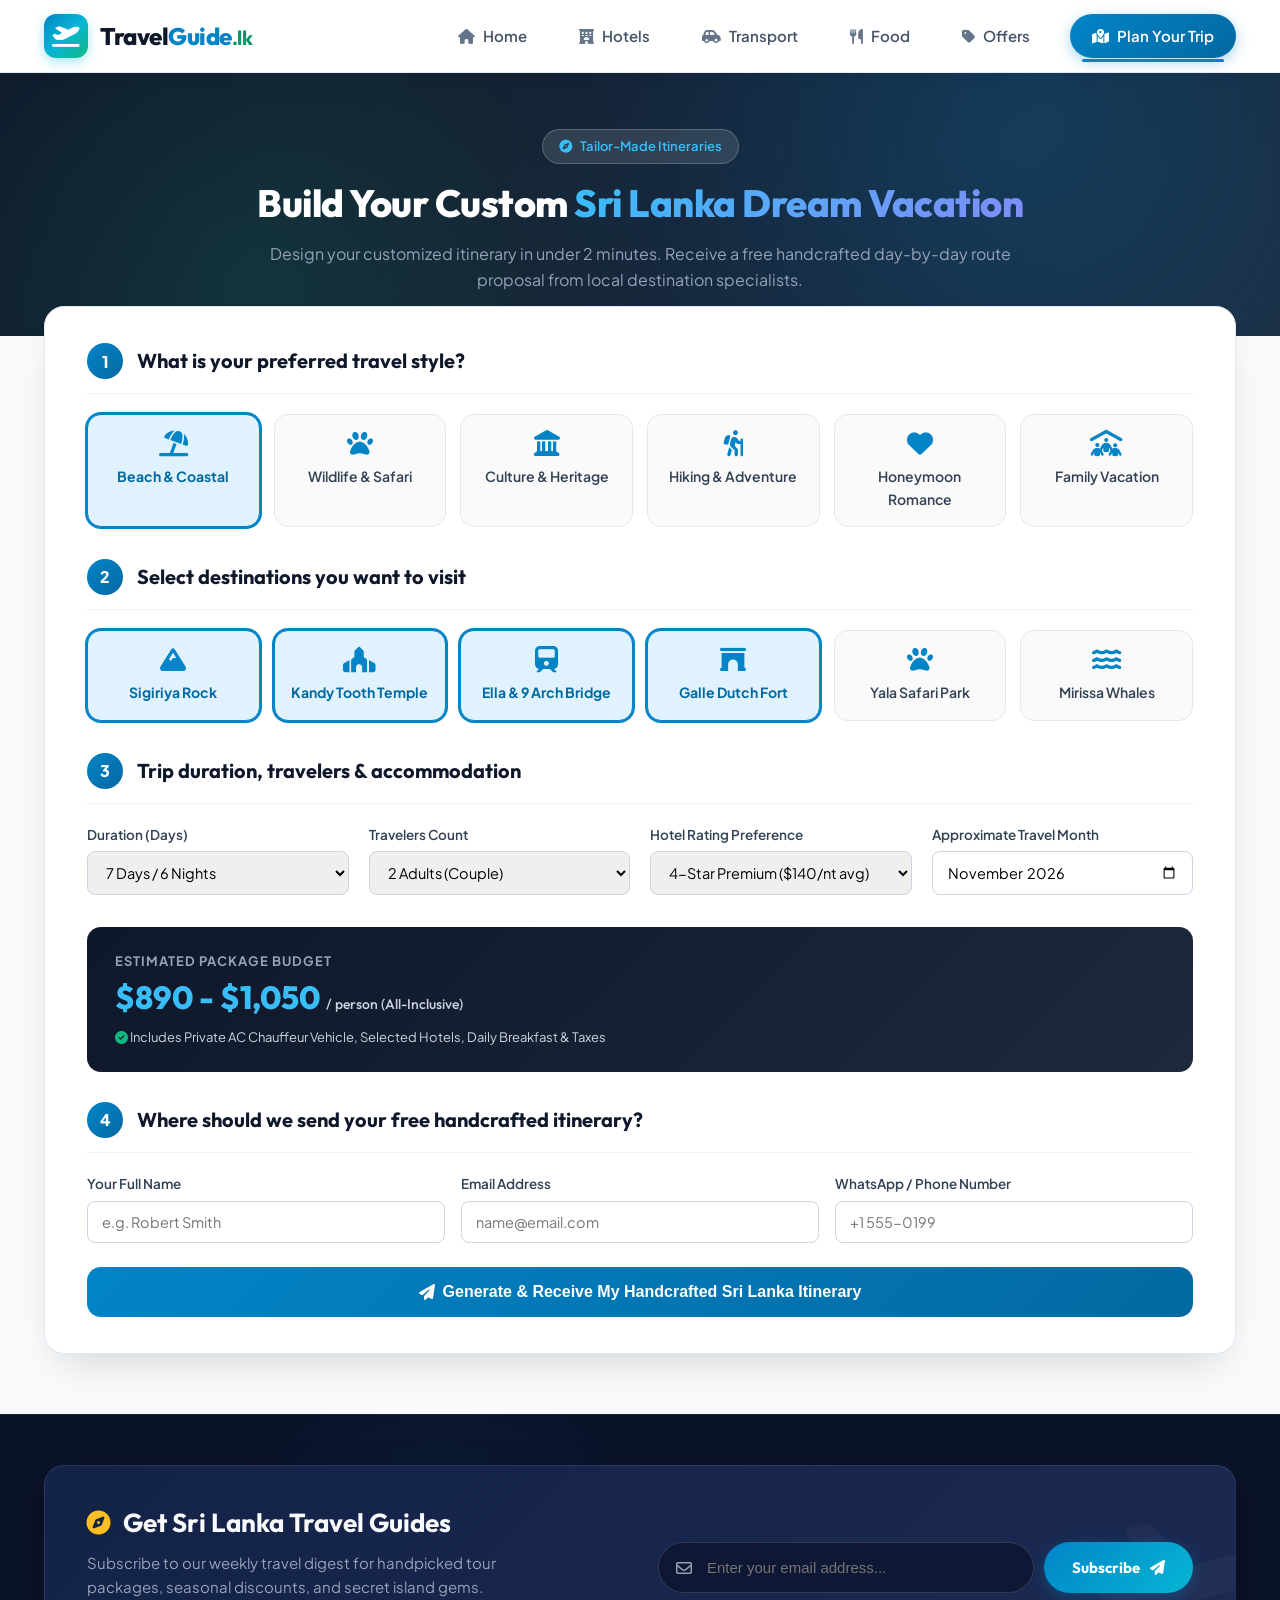
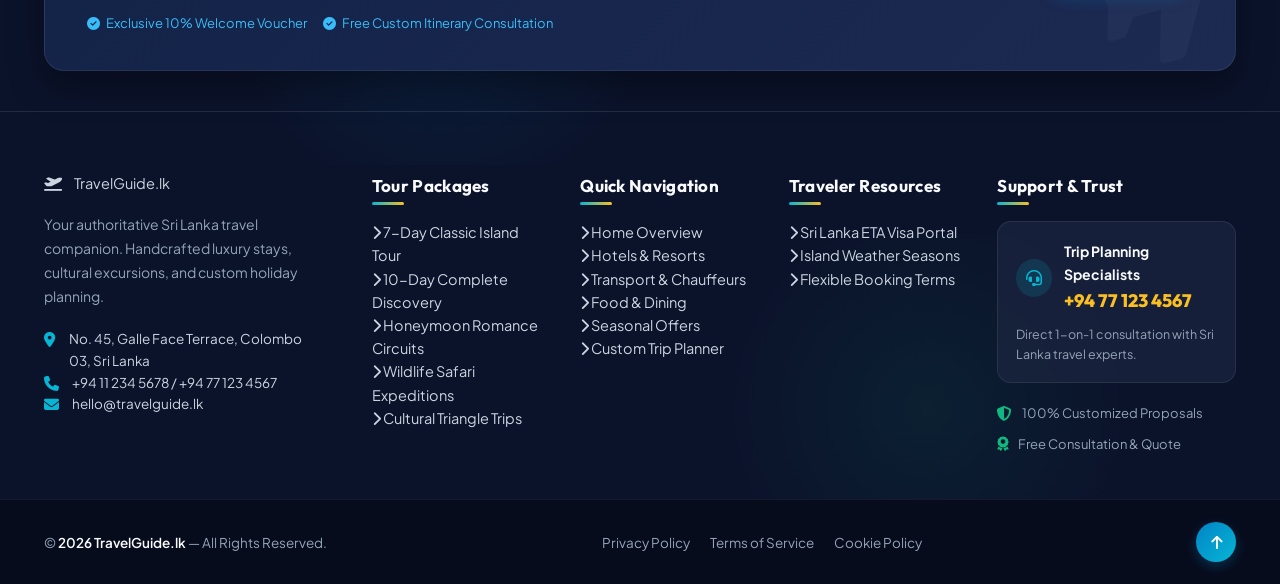
<file: plan-trip.html>
<!DOCTYPE html>
<html lang="en">
<head>
  <meta charset="UTF-8" />
  <meta name="viewport" content="width=device-width, initial-scale=1.0" />
  <title>Plan Your Custom Sri Lanka Trip - TravelGuide.lk</title>
  
  <!-- Google Fonts -->
  <link rel="preconnect" href="https://fonts.googleapis.com">
  <link rel="preconnect" href="https://fonts.gstatic.com" crossorigin>
  <link href="https://fonts.googleapis.com/css2?family=Outfit:wght@300;400;500;600;700;800&family=Plus+Jakarta+Sans:wght@400;500;600;700&display=swap" rel="stylesheet">
  
  <!-- Font Awesome Icons -->
  <link rel="stylesheet" href="https://cdnjs.cloudflare.com/ajax/libs/font-awesome/6.5.1/css/all.min.css" />
  <link rel="stylesheet" href="main.css" />
  <link rel="stylesheet" href="footer.css" />

  <style>
    .planner-card {
      background: white;
      border-radius: var(--radius-lg);
      padding: 36px 42px;
      box-shadow: var(--shadow-lg);
      border: 1px solid var(--border-subtle);
      margin-bottom: 60px;
    }

    .step-header {
      display: flex;
      align-items: center;
      gap: 14px;
      margin-bottom: 20px;
      border-bottom: 1px solid #f1f5f9;
      padding-bottom: 14px;
    }

    .step-number {
      width: 36px;
      height: 36px;
      border-radius: 50%;
      background: linear-gradient(135deg, #0284c7, #0369a1);
      color: white;
      font-weight: 800;
      display: flex;
      align-items: center;
      justify-content: center;
      font-size: 16px;
    }

    .step-title {
      font-family: 'Outfit', sans-serif;
      font-size: 20px;
      font-weight: 700;
      color: #0f172a;
    }

    .selectable-grid {
      display: grid;
      grid-template-columns: repeat(auto-fill, minmax(170px, 1fr));
      gap: 14px;
      margin-bottom: 32px;
    }

    .choice-card {
      border: 1.5px solid #e2e8f0;
      border-radius: var(--radius-md);
      padding: 16px 14px;
      text-align: center;
      cursor: pointer;
      transition: var(--transition);
      background: #fafafa;
    }

    .choice-card i {
      font-size: 26px;
      color: #0284c7;
      margin-bottom: 8px;
      display: block;
    }

    .choice-card .choice-label {
      font-weight: 600;
      font-size: 14px;
      color: #334155;
    }

    .choice-card:hover {
      border-color: #0284c7;
      background: #f0f9ff;
      transform: translateY(-2px);
    }

    .choice-card.selected {
      border-color: #0284c7;
      background: #e0f2fe;
      box-shadow: 0 0 0 2px #0284c7;
    }

    .choice-card.selected .choice-label {
      color: #0369a1;
      font-weight: 700;
    }

    .estimate-summary {
      background: linear-gradient(135deg, #0f172a, #1e293b);
      color: white;
      border-radius: var(--radius-md);
      padding: 24px 28px;
      display: flex;
      align-items: center;
      justify-content: space-between;
      flex-wrap: wrap;
      gap: 20px;
      margin-bottom: 30px;
    }

    .estimate-value {
      font-family: 'Outfit', sans-serif;
      font-size: 32px;
      font-weight: 800;
      color: #38bdf8;
    }

    @media (max-width: 768px) {
      .planner-card {
        padding: 24px 18px;
      }
      .selectable-grid {
        grid-template-columns: repeat(2, 1fr);
      }
    }
  </style>
</head>
<body>

  <!-- Website Header -->
  <header class="top-nav">
    <div class="container nav-container">
      <a href="index.html" class="logo-container">
        <div class="logo-badge">
          <i class="fa-solid fa-plane-departure"></i>
        </div>
        <div class="logo-text">
          Travel<span>Guide</span><span class="tld">.lk</span>
        </div>
      </a>
      
      <button class="mobile-nav-toggle" onclick="toggleMobileNav()" aria-label="Toggle navigation">
        <i class="fa-solid fa-bars"></i>
      </button>

      <nav class="nav-links" id="nav-links">
        <a href="index.html"><i class="fa-solid fa-house"></i> Home</a>
        <a href="hotels.html"><i class="fa-solid fa-hotel"></i> Hotels</a>
        <a href="transport.html"><i class="fa-solid fa-car-side"></i> Transport</a>
        <a href="food.html"><i class="fa-solid fa-utensils"></i> Food</a>
        <a href="offers.html"><i class="fa-solid fa-tag"></i> Offers</a>
        <a href="plan-trip.html" class="nav-cta active"><i class="fa-solid fa-map-location-dot"></i> Plan Your Trip</a>
      </nav>
    </div>
  </header>

  <!-- Page Hero -->
  <section class="page-hero">
    <div class="container">
      <div class="page-hero-content">
        <div class="page-hero-badge">
          <i class="fa-solid fa-compass"></i> Tailor-Made Itineraries
        </div>
        <h1>Build Your Custom <span>Sri Lanka Dream Vacation</span></h1>
        <p>Design your customized itinerary in under 2 minutes. Receive a free handcrafted day-by-day route proposal from local destination specialists.</p>
      </div>
    </div>
  </section>

  <!-- Main Content Container -->
  <main class="container" style="margin-top: -30px; position: relative; z-index: 10;">
    
    <div class="planner-card">
      <form id="trip-planner-form" onsubmit="handlePlannerSubmit(event)">
        
        <!-- Step 1: Travel Style -->
        <div class="step-header">
          <div class="step-number">1</div>
          <div class="step-title">What is your preferred travel style?</div>
        </div>
        <div class="selectable-grid" id="style-grid">
          <div class="choice-card selected" onclick="toggleCardSelection(this, 'style')">
            <i class="fa-solid fa-umbrella-beach"></i>
            <div class="choice-label">Beach & Coastal</div>
          </div>
          <div class="choice-card" onclick="toggleCardSelection(this, 'style')">
            <i class="fa-solid fa-paw"></i>
            <div class="choice-label">Wildlife & Safari</div>
          </div>
          <div class="choice-card" onclick="toggleCardSelection(this, 'style')">
            <i class="fa-solid fa-landmark"></i>
            <div class="choice-label">Culture & Heritage</div>
          </div>
          <div class="choice-card" onclick="toggleCardSelection(this, 'style')">
            <i class="fa-solid fa-person-hiking"></i>
            <div class="choice-label">Hiking & Adventure</div>
          </div>
          <div class="choice-card" onclick="toggleCardSelection(this, 'style')">
            <i class="fa-solid fa-heart"></i>
            <div class="choice-label">Honeymoon Romance</div>
          </div>
          <div class="choice-card" onclick="toggleCardSelection(this, 'style')">
            <i class="fa-solid fa-people-roof"></i>
            <div class="choice-label">Family Vacation</div>
          </div>
        </div>

        <!-- Step 2: Sri Lanka Destinations -->
        <div class="step-header">
          <div class="step-number">2</div>
          <div class="step-title">Select destinations you want to visit</div>
        </div>
        <div class="selectable-grid" id="dest-grid">
          <div class="choice-card selected" onclick="toggleCardSelection(this, 'multi')">
            <i class="fa-solid fa-mountain"></i>
            <div class="choice-label">Sigiriya Rock</div>
          </div>
          <div class="choice-card selected" onclick="toggleCardSelection(this, 'multi')">
            <i class="fa-solid fa-place-of-worship"></i>
            <div class="choice-label">Kandy Tooth Temple</div>
          </div>
          <div class="choice-card selected" onclick="toggleCardSelection(this, 'multi')">
            <i class="fa-solid fa-train"></i>
            <div class="choice-label">Ella & 9 Arch Bridge</div>
          </div>
          <div class="choice-card selected" onclick="toggleCardSelection(this, 'multi')">
            <i class="fa-solid fa-archway"></i>
            <div class="choice-label">Galle Dutch Fort</div>
          </div>
          <div class="choice-card" onclick="toggleCardSelection(this, 'multi')">
            <i class="fa-solid fa-paw"></i>
            <div class="choice-label">Yala Safari Park</div>
          </div>
          <div class="choice-card" onclick="toggleCardSelection(this, 'multi')">
            <i class="fa-solid fa-water"></i>
            <div class="choice-label">Mirissa Whales</div>
          </div>
        </div>

        <!-- Step 3: Trip Duration & Logistics -->
        <div class="step-header">
          <div class="step-number">3</div>
          <div class="step-title">Trip duration, travelers & accommodation</div>
        </div>
        <div style="display: grid; grid-template-columns: repeat(auto-fit, minmax(220px, 1fr)); gap: 20px; margin-bottom: 32px;">
          <div>
            <label class="form-label">Duration (Days)</label>
            <select class="form-control" id="planner-days" onchange="updateEstimate()">
              <option value="5">5 Days / 4 Nights</option>
              <option value="7" selected>7 Days / 6 Nights</option>
              <option value="10">10 Days / 9 Nights</option>
              <option value="14">14 Days / 13 Nights</option>
              <option value="21">21 Days / 20 Nights</option>
            </select>
          </div>
          <div>
            <label class="form-label">Travelers Count</label>
            <select class="form-control" id="planner-pax" onchange="updateEstimate()">
              <option value="1">Solo Traveler</option>
              <option value="2" selected>2 Adults (Couple)</option>
              <option value="3">3 Adults</option>
              <option value="4">Family (2 Adults + 2 Kids)</option>
              <option value="6">Group of 5-8</option>
            </select>
          </div>
          <div>
            <label class="form-label">Hotel Rating Preference</label>
            <select class="form-control" id="planner-hotel" onchange="updateEstimate()">
              <option value="3">3-Star Boutique ($80/nt avg)</option>
              <option value="4" selected>4-Star Premium ($140/nt avg)</option>
              <option value="5">5-Star Ultra Luxury ($280/nt avg)</option>
            </select>
          </div>
          <div>
            <label class="form-label">Approximate Travel Month</label>
            <input type="month" class="form-control" value="2026-11" />
          </div>
        </div>

        <!-- Step 4: Live Estimate Summary Box -->
        <div class="estimate-summary">
          <div>
            <div style="font-size: 13px; color: #94a3b8; text-transform: uppercase; font-weight: 700; letter-spacing: 1px;">Estimated Package Budget</div>
            <div class="estimate-value" id="live-budget">$890 - $1,050 <span style="font-size: 14px; font-weight: 500; color: #cbd5e1;">/ person (All-Inclusive)</span></div>
            <div style="font-size: 13px; color: #cbd5e1; margin-top: 4px;">
              <i class="fa-solid fa-circle-check" style="color: #10b981;"></i> Includes Private AC Chauffeur Vehicle, Selected Hotels, Daily Breakfast & Taxes
            </div>
          </div>
        </div>

        <!-- Step 5: Contact Info -->
        <div class="step-header">
          <div class="step-number">4</div>
          <div class="step-title">Where should we send your free handcrafted itinerary?</div>
        </div>
        <div style="display: grid; grid-template-columns: repeat(auto-fit, minmax(240px, 1fr)); gap: 16px; margin-bottom: 24px;">
          <div>
            <label class="form-label">Your Full Name</label>
            <input type="text" class="form-control" placeholder="e.g. Robert Smith" required />
          </div>
          <div>
            <label class="form-label">Email Address</label>
            <input type="email" class="form-control" placeholder="name@email.com" required />
          </div>
          <div>
            <label class="form-label">WhatsApp / Phone Number</label>
            <input type="text" class="form-control" placeholder="+1 555-0199" required />
          </div>
        </div>

        <button type="submit" class="btn-primary" style="width: 100%; justify-content: center; padding: 16px; font-size: 16px; font-weight: 700; border-radius: var(--radius-md);">
          <i class="fa-solid fa-paper-plane"></i> Generate & Receive My Handcrafted Sri Lanka Itinerary
        </button>

      </form>
    </div>

  </main>

  <!-- Standard Footer Component -->
  <footer class="travel-footer" id="main-footer">
    <div class="footer-newsletter-wrap">
      <div class="travel-footer-container">
        <div class="newsletter-card">
          <div class="newsletter-content">
            <h3><i class="fa-solid fa-compass"></i> Get Sri Lanka Travel Guides</h3>
            <p>Subscribe to our weekly travel digest for handpicked tour packages, seasonal discounts, and secret island gems.</p>
            <div class="newsletter-perks">
              <span><i class="fa-solid fa-check-circle"></i> Exclusive 10% Welcome Voucher</span>
              <span><i class="fa-solid fa-check-circle"></i> Free Custom Itinerary Consultation</span>
            </div>
          </div>
          
          <form class="newsletter-form" onsubmit="handleNewsletterSubmit(event)">
            <div class="newsletter-input-group">
              <i class="fa-regular fa-envelope"></i>
              <input type="email" class="newsletter-input" placeholder="Enter your email address..." required id="newsletter-email" />
            </div>
            <button type="submit" class="newsletter-btn">
              <span>Subscribe</span>
              <i class="fa-solid fa-paper-plane"></i>
            </button>
          </form>
        </div>
      </div>
    </div>

    <div class="footer-main">
      <div class="travel-footer-container">
        <div class="footer-grid">
          <div class="footer-col footer-brand">
            <a href="index.html" class="footer-logo">
              <div class="footer-logo-badge"><i class="fa-solid fa-plane-departure"></i></div>
              <div class="footer-logo-text">Travel<span>Guide</span><span class="tld">.lk</span></div>
            </a>
            <p class="brand-desc">Your authoritative Sri Lanka travel companion. Handcrafted luxury stays, cultural excursions, and custom holiday planning.</p>
            <div class="contact-card">
              <div class="contact-item"><i class="fa-solid fa-location-dot"></i><span>No. 45, Galle Face Terrace, Colombo 03, Sri Lanka</span></div>
              <div class="contact-item"><i class="fa-solid fa-phone"></i><span>+94 11 234 5678 / +94 77 123 4567</span></div>
              <div class="contact-item"><i class="fa-solid fa-envelope"></i><span>hello@travelguide.lk</span></div>
            </div>
          </div>

          <div class="footer-col">
            <h4>Tour Packages</h4>
            <ul class="footer-links">
              <li><a href="plan-trip.html"><i class="fa-solid fa-chevron-right"></i> 7-Day Classic Island Tour</a></li>
              <li><a href="plan-trip.html"><i class="fa-solid fa-chevron-right"></i> 10-Day Complete Discovery</a></li>
              <li><a href="plan-trip.html"><i class="fa-solid fa-chevron-right"></i> Honeymoon Romance Circuits</a></li>
              <li><a href="plan-trip.html"><i class="fa-solid fa-chevron-right"></i> Wildlife Safari Expeditions</a></li>
              <li><a href="plan-trip.html"><i class="fa-solid fa-chevron-right"></i> Cultural Triangle Trips</a></li>
            </ul>
          </div>

          <div class="footer-col">
            <h4>Quick Navigation</h4>
            <ul class="footer-links">
              <li><a href="index.html"><i class="fa-solid fa-chevron-right"></i> Home Overview</a></li>
              <li><a href="hotels.html"><i class="fa-solid fa-chevron-right"></i> Hotels & Resorts</a></li>
              <li><a href="transport.html"><i class="fa-solid fa-chevron-right"></i> Transport & Chauffeurs</a></li>
              <li><a href="food.html"><i class="fa-solid fa-chevron-right"></i> Food & Dining</a></li>
              <li><a href="offers.html"><i class="fa-solid fa-chevron-right"></i> Seasonal Offers</a></li>
              <li><a href="plan-trip.html"><i class="fa-solid fa-chevron-right"></i> Custom Trip Planner</a></li>
            </ul>
          </div>

          <div class="footer-col">
            <h4>Traveler Resources</h4>
            <ul class="footer-links">
              <li><a href="plan-trip.html"><i class="fa-solid fa-chevron-right"></i> Sri Lanka ETA Visa Portal</a></li>
              <li><a href="transport.html"><i class="fa-solid fa-chevron-right"></i> Island Weather Seasons</a></li>
              <li><a href="offers.html"><i class="fa-solid fa-chevron-right"></i> Flexible Booking Terms</a></li>
            </ul>
          </div>

          <div class="footer-col footer-col-support">
            <h4>Support & Trust</h4>
            <div class="support-card">
              <div class="support-card-header">
                <div class="support-icon-ring"><i class="fa-solid fa-headset"></i></div>
                <div>
                  <div class="support-title">Trip Planning Specialists</div>
                  <span class="support-phone">+94 77 123 4567</span>
                </div>
              </div>
              <p style="font-size: 12.5px; color: var(--footer-text-muted); margin: 0;">Direct 1-on-1 consultation with Sri Lanka travel experts.</p>
            </div>
            <div class="trust-badges">
              <div class="trust-item"><i class="fa-solid fa-shield-halved"></i><span>100% Customized Proposals</span></div>
              <div class="trust-item"><i class="fa-solid fa-award"></i><span>Free Consultation & Quote</span></div>
            </div>
          </div>
        </div>
      </div>
    </div>

    <div class="footer-bottom">
      <div class="travel-footer-container footer-bottom-container">
        <div class="copyright-text">
          &copy; <span id="current-year">2026</span> <span>TravelGuide.lk</span> — All Rights Reserved.
        </div>
        <div class="legal-links">
          <a href="#">Privacy Policy</a>
          <a href="#">Terms of Service</a>
          <a href="#">Cookie Policy</a>
        </div>
        <div class="footer-selectors">
          <button class="scroll-top-btn" onclick="window.scrollTo({top:0, behavior:'smooth'})" title="Back to top">
            <i class="fa-solid fa-arrow-up"></i>
          </button>
        </div>
      </div>
    </div>
  </footer>

  <!-- Toast Notification -->
  <div class="toast-msg" id="toast">
    <i class="fa-solid fa-circle-check"></i>
    <span id="toast-text">Notification</span>
  </div>

  <script>
    function toggleMobileNav() {
      const links = document.getElementById('nav-links');
      links.classList.toggle('show');
    }

    function toggleCardSelection(card, type) {
      if (type === 'style') {
        document.querySelectorAll('#style-grid .choice-card').forEach(c => c.classList.remove('selected'));
        card.classList.add('selected');
      } else {
        card.classList.toggle('selected');
      }
      updateEstimate();
    }

    function updateEstimate() {
      const days = parseInt(document.getElementById('planner-days').value);
      const star = parseInt(document.getElementById('planner-hotel').value);
      
      let baseDayRate = star === 5 ? 170 : (star === 4 ? 115 : 75);
      let minTotal = days * baseDayRate;
      let maxTotal = Math.round(minTotal * 1.25);

      document.getElementById('live-budget').innerHTML = `$${minTotal} - $${maxTotal} <span style="font-size: 14px; font-weight: 500; color: #cbd5e1;">/ person (All-Inclusive)</span>`;
    }

    function handlePlannerSubmit(e) {
      e.preventDefault();
      showToast('🗺️ Success! Your customized itinerary request has been received. Our destination planner will send your PDF route within 2 hours.');
      document.getElementById('trip-planner-form').reset();
    }

    function handleNewsletterSubmit(e) {
      e.preventDefault();
      const email = document.getElementById('newsletter-email').value;
      if (email) {
        showToast(`✨ Subscribed ${email} for exclusive travel guides!`);
        document.getElementById('newsletter-email').value = '';
      }
    }

    function showToast(msg) {
      const toast = document.getElementById('toast');
      document.getElementById('toast-text').textContent = msg;
      toast.classList.add('show');
      setTimeout(() => toast.classList.remove('show'), 4000);
    }
  </script>
</body>
</html>
</file>
<file: main.css>
/* ==========================================================================
   TRAVELGUIDE.LK - SHARED CORE STYLES & DESIGN TOKENS
   ========================================================================== */

:root {
  --primary: #0284c7;
  --primary-dark: #0369a1;
  --primary-light: #38bdf8;
  --secondary: #f59e0b;
  --accent: #10b981;
  --accent-purple: #8b5cf6;
  --text-main: #1e293b;
  --text-muted: #64748b;
  --bg-page: #f8fafc;
  --card-bg: #ffffff;
  --border-subtle: #e2e8f0;
  
  --radius-sm: 8px;
  --radius-md: 14px;
  --radius-lg: 20px;
  --radius-xl: 28px;
  
  --shadow-sm: 0 2px 8px rgba(0, 0, 0, 0.05);
  --shadow-md: 0 10px 25px -5px rgba(0, 0, 0, 0.08);
  --shadow-lg: 0 20px 40px -15px rgba(0, 0, 0, 0.16);
  --transition: all 0.28s cubic-bezier(0.4, 0, 0.2, 1);
}

* {
  box-sizing: border-box;
  margin: 0;
  padding: 0;
}

body {
  font-family: 'Plus Jakarta Sans', -apple-system, BlinkMacSystemFont, 'Segoe UI', Roboto, sans-serif;
  background-color: var(--bg-page);
  color: var(--text-main);
  line-height: 1.6;
  overflow-x: hidden;
  display: flex;
  flex-direction: column;
  min-height: 100vh;
}

a {
  text-decoration: none;
  color: inherit;
  transition: var(--transition);
}

ul {
  list-style: none;
}

.container {
  max-width: 1240px;
  margin: 0 auto;
  padding: 0 24px;
  width: 100%;
}

/* ==========================================================================
   NAVIGATION BAR
   ========================================================================== */
.top-nav {
  background: #ffffff;
  box-shadow: 0 2px 14px rgba(0, 0, 0, 0.06);
  padding: 14px 0;
  position: sticky;
  top: 0;
  z-index: 1000;
  border-bottom: 1px solid rgba(226, 232, 240, 0.8);
}

.nav-container {
  display: flex;
  align-items: center;
  justify-content: space-between;
}

.logo-container {
  display: flex;
  align-items: center;
  gap: 12px;
  text-decoration: none;
}

.logo-badge {
  width: 44px;
  height: 44px;
  background: linear-gradient(135deg, #0284c7, #06b6d4, #10b981);
  border-radius: 12px;
  display: flex;
  align-items: center;
  justify-content: center;
  color: white;
  font-size: 22px;
  box-shadow: 0 4px 12px rgba(6, 182, 212, 0.35);
  transition: var(--transition);
}

.logo-container:hover .logo-badge {
  transform: rotate(-6deg) scale(1.05);
}

.logo-text {
  font-family: 'Outfit', sans-serif;
  font-size: 24px;
  font-weight: 800;
  color: #0f172a;
  letter-spacing: -0.5px;
}

.logo-text span {
  color: #0284c7;
}

.logo-text .tld {
  color: #059669;
  font-weight: 700;
  font-size: 20px;
}

.nav-links {
  display: flex;
  align-items: center;
  gap: 28px;
}

.nav-links a {
  font-weight: 600;
  color: #475569;
  font-size: 15px;
  display: flex;
  align-items: center;
  gap: 8px;
  padding: 8px 12px;
  border-radius: 8px;
  position: relative;
}

.nav-links a i {
  font-size: 15px;
  color: #64748b;
  transition: var(--transition);
}

.nav-links a:hover,
.nav-links a.active {
  color: #0284c7;
  background-color: #f0f9ff;
}

.nav-links a:hover i,
.nav-links a.active i {
  color: #0284c7;
}

.nav-links a.active::after {
  content: '';
  position: absolute;
  bottom: -4px;
  left: 12px;
  right: 12px;
  height: 3px;
  background: #0284c7;
  border-radius: 2px;
}

.nav-cta {
  background: linear-gradient(135deg, #0284c7, #0369a1) !important;
  color: white !important;
  padding: 10px 22px !important;
  border-radius: 50px !important;
  font-weight: 600 !important;
  box-shadow: 0 4px 14px rgba(2, 132, 199, 0.35) !important;
  transition: var(--transition) !important;
}

.nav-cta i {
  color: white !important;
}

.nav-cta:hover {
  transform: translateY(-2px);
  box-shadow: 0 6px 20px rgba(2, 132, 199, 0.45) !important;
}

/* Mobile Toggle */
.mobile-nav-toggle {
  display: none;
  background: none;
  border: none;
  font-size: 22px;
  color: #1e293b;
  cursor: pointer;
  padding: 6px;
}

/* ==========================================================================
   PAGE HERO / BANNER HEADER
   ========================================================================== */
.page-hero {
  background: linear-gradient(135deg, #0f172a 0%, #1e293b 100%);
  color: white;
  padding: 56px 0 44px;
  position: relative;
  overflow: hidden;
}

.page-hero::before {
  content: '';
  position: absolute;
  top: 0;
  right: 0;
  bottom: 0;
  left: 0;
  background-image: radial-gradient(circle at 80% 20%, rgba(2, 132, 199, 0.25) 0%, transparent 50%),
                    radial-gradient(circle at 20% 80%, rgba(16, 185, 129, 0.15) 0%, transparent 40%);
  pointer-events: none;
}

.page-hero-content {
  position: relative;
  z-index: 2;
  text-align: center;
  max-width: 800px;
  margin: 0 auto;
}

.page-hero-badge {
  display: inline-flex;
  align-items: center;
  gap: 8px;
  background: rgba(255, 255, 255, 0.12);
  backdrop-filter: blur(8px);
  border: 1px solid rgba(255, 255, 255, 0.2);
  color: #38bdf8;
  padding: 6px 16px;
  border-radius: 50px;
  font-size: 13px;
  font-weight: 600;
  margin-bottom: 16px;
}

.page-hero h1 {
  font-family: 'Outfit', sans-serif;
  font-size: 38px;
  font-weight: 800;
  line-height: 1.25;
  margin-bottom: 14px;
  letter-spacing: -0.5px;
}

.page-hero h1 span {
  background: linear-gradient(135deg, #38bdf8, #818cf8);
  -webkit-background-clip: text;
  -webkit-text-fill-color: transparent;
}

.page-hero p {
  font-size: 16px;
  color: #94a3b8;
  line-height: 1.6;
}

/* ==========================================================================
   FILTER & SEARCH BAR
   ========================================================================== */
.filter-search-section {
  margin: -26px auto 40px;
  position: relative;
  z-index: 10;
}

.filter-card {
  background: white;
  border-radius: var(--radius-lg);
  padding: 20px 24px;
  box-shadow: var(--shadow-lg);
  display: flex;
  flex-wrap: wrap;
  align-items: center;
  justify-content: space-between;
  gap: 16px;
  border: 1px solid var(--border-subtle);
}

.search-input-box {
  flex: 1;
  min-width: 240px;
  display: flex;
  align-items: center;
  gap: 12px;
  background: #f8fafc;
  padding: 10px 16px;
  border-radius: var(--radius-sm);
  border: 1px solid #e2e8f0;
}

.search-input-box i {
  color: #94a3b8;
}

.search-input-box input {
  border: none;
  background: transparent;
  outline: none;
  font-size: 14.5px;
  width: 100%;
  color: var(--text-main);
  font-family: inherit;
}

.filter-pills {
  display: flex;
  align-items: center;
  gap: 8px;
  flex-wrap: wrap;
}

.filter-pill {
  border: 1px solid #e2e8f0;
  background: #ffffff;
  padding: 8px 16px;
  border-radius: 30px;
  font-size: 13.5px;
  font-weight: 600;
  color: #475569;
  cursor: pointer;
  transition: var(--transition);
}

.filter-pill:hover,
.filter-pill.active {
  background: #0284c7;
  color: white;
  border-color: #0284c7;
}

/* ==========================================================================
   CARDS & GRIDS
   ========================================================================== */
.card-grid {
  display: grid;
  grid-template-columns: repeat(auto-fill, minmax(340px, 1fr));
  gap: 28px;
  margin-bottom: 60px;
}

.item-card {
  background: white;
  border-radius: var(--radius-lg);
  overflow: hidden;
  box-shadow: var(--shadow-sm);
  border: 1px solid var(--border-subtle);
  transition: var(--transition);
  display: flex;
  flex-direction: column;
}

.item-card:hover {
  transform: translateY(-6px);
  box-shadow: var(--shadow-lg);
  border-color: #cbd5e1;
}

.card-img-wrap {
  position: relative;
  height: 220px;
  overflow: hidden;
}

.card-img-wrap img {
  width: 100%;
  height: 100%;
  object-fit: cover;
  transition: transform 0.6s ease;
}

.item-card:hover .card-img-wrap img {
  transform: scale(1.06);
}

.card-badge {
  position: absolute;
  top: 14px;
  left: 14px;
  background: rgba(15, 23, 42, 0.85);
  backdrop-filter: blur(6px);
  color: white;
  padding: 5px 12px;
  border-radius: 30px;
  font-size: 12px;
  font-weight: 600;
  display: flex;
  align-items: center;
  gap: 5px;
}

.card-rating {
  position: absolute;
  top: 14px;
  right: 14px;
  background: white;
  color: #0f172a;
  padding: 4px 10px;
  border-radius: 30px;
  font-size: 12.5px;
  font-weight: 700;
  box-shadow: var(--shadow-sm);
  display: flex;
  align-items: center;
  gap: 4px;
}

.card-rating i {
  color: #f59e0b;
}

.card-body {
  padding: 22px;
  flex: 1;
  display: flex;
  flex-direction: column;
}

.card-location {
  font-size: 13px;
  color: #0284c7;
  font-weight: 600;
  margin-bottom: 6px;
  display: flex;
  align-items: center;
  gap: 6px;
}

.card-title {
  font-family: 'Outfit', sans-serif;
  font-size: 20px;
  font-weight: 700;
  color: #0f172a;
  margin-bottom: 10px;
  line-height: 1.35;
}

.card-desc {
  font-size: 14px;
  color: #64748b;
  margin-bottom: 16px;
  line-height: 1.55;
  flex: 1;
}

.card-amenities {
  display: flex;
  flex-wrap: wrap;
  gap: 8px;
  margin-bottom: 20px;
}

.amenity-tag {
  background: #f1f5f9;
  color: #475569;
  font-size: 12px;
  padding: 4px 10px;
  border-radius: 6px;
  display: inline-flex;
  align-items: center;
  gap: 5px;
}

.card-footer {
  display: flex;
  align-items: center;
  justify-content: space-between;
  padding-top: 16px;
  border-top: 1px solid #f1f5f9;
}

.card-price {
  display: flex;
  flex-direction: column;
}

.price-label {
  font-size: 11.5px;
  color: #94a3b8;
  text-transform: uppercase;
  font-weight: 600;
}

.price-val {
  font-family: 'Outfit', sans-serif;
  font-size: 22px;
  font-weight: 800;
  color: #0f172a;
}

.price-val span {
  font-size: 13px;
  font-weight: 500;
  color: #64748b;
}

.btn-primary {
  background: linear-gradient(135deg, #0284c7, #0369a1);
  color: white;
  border: none;
  padding: 10px 20px;
  border-radius: var(--radius-sm);
  font-weight: 600;
  font-size: 14px;
  cursor: pointer;
  transition: var(--transition);
  display: inline-flex;
  align-items: center;
  gap: 8px;
}

.btn-primary:hover {
  background: linear-gradient(135deg, #0369a1, #075985);
  transform: translateY(-2px);
  box-shadow: 0 4px 14px rgba(2, 132, 199, 0.35);
}

.btn-outline {
  background: transparent;
  color: #0284c7;
  border: 1.5px solid #0284c7;
  padding: 9px 18px;
  border-radius: var(--radius-sm);
  font-weight: 600;
  font-size: 14px;
  cursor: pointer;
  transition: var(--transition);
}

.btn-outline:hover {
  background: #0284c7;
  color: white;
}

/* ==========================================================================
   MODAL & INTERACTIVE WIDGETS
   ========================================================================== */
.modal-overlay {
  position: fixed;
  top: 0;
  left: 0;
  right: 0;
  bottom: 0;
  background: rgba(15, 23, 42, 0.7);
  backdrop-filter: blur(4px);
  display: flex;
  align-items: center;
  justify-content: center;
  z-index: 2000;
  opacity: 0;
  visibility: hidden;
  transition: var(--transition);
  padding: 20px;
}

.modal-overlay.active {
  opacity: 1;
  visibility: visible;
}

.modal-content {
  background: white;
  width: 100%;
  max-width: 540px;
  border-radius: var(--radius-lg);
  padding: 32px;
  box-shadow: var(--shadow-lg);
  position: relative;
  transform: scale(0.95);
  transition: var(--transition);
}

.modal-overlay.active .modal-content {
  transform: scale(1);
}

.modal-close-btn {
  position: absolute;
  top: 20px;
  right: 20px;
  background: #f1f5f9;
  border: none;
  width: 34px;
  height: 34px;
  border-radius: 50%;
  font-size: 16px;
  cursor: pointer;
  display: flex;
  align-items: center;
  justify-content: center;
  color: #64748b;
  transition: var(--transition);
}

.modal-close-btn:hover {
  background: #fee2e2;
  color: #ef4444;
}

.modal-title {
  font-family: 'Outfit', sans-serif;
  font-size: 24px;
  font-weight: 800;
  margin-bottom: 8px;
  color: #0f172a;
}

.form-group {
  margin-bottom: 16px;
}

.form-label {
  display: block;
  font-size: 13.5px;
  font-weight: 600;
  color: #334155;
  margin-bottom: 6px;
}

.form-control {
  width: 100%;
  padding: 11px 14px;
  border-radius: var(--radius-sm);
  border: 1px solid #cbd5e1;
  font-size: 14.5px;
  font-family: inherit;
  outline: none;
  transition: var(--transition);
}

.form-control:focus {
  border-color: #0284c7;
  box-shadow: 0 0 0 3px rgba(2, 132, 199, 0.15);
}

/* ==========================================================================
   FEEDBACK TOAST
   ========================================================================== */
.toast-msg {
  position: fixed;
  bottom: 30px;
  right: 30px;
  background: #0f172a;
  color: white;
  padding: 14px 22px;
  border-radius: var(--radius-md);
  box-shadow: var(--shadow-lg);
  display: flex;
  align-items: center;
  gap: 12px;
  z-index: 3000;
  transform: translateY(100px);
  opacity: 0;
  transition: all 0.35s cubic-bezier(0.175, 0.885, 0.32, 1.275);
  font-size: 14px;
  border-left: 4px solid #10b981;
}

.toast-msg.show {
  transform: translateY(0);
  opacity: 1;
}

/* ==========================================================================
   CALCULATOR & FORM COMPONENTS
   ========================================================================== */
.calculator-grid {
  display: grid;
  grid-template-columns: 1fr 1fr 1fr auto;
  gap: 14px;
  align-items: end;
  width: 100%;
}

.calc-field {
  min-width: 0;
  width: 100%;
}

.calc-result-box {
  margin-top: 16px;
  padding: 14px 18px;
  background: #f0f9ff;
  border-radius: var(--radius-sm);
  border-left: 4px solid #0284c7;
  display: flex;
  justify-content: space-between;
  align-items: center;
  flex-wrap: wrap;
  gap: 12px;
}

.calc-field .form-control {
  width: 100%;
  text-overflow: ellipsis;
}

.calc-submit-btn {
  height: 44px;
  width: 100%;
  min-width: 130px;
  justify-content: center;
  white-space: nowrap;
}

/* ==========================================================================
   RESPONSIVE DESIGN
   ========================================================================== */
@media (max-width: 1024px) {
  .calculator-grid {
    grid-template-columns: 1fr 1fr;
    gap: 14px;
  }
  .calc-action {
    grid-column: span 2;
  }
}

@media (max-width: 992px) {
  .mobile-nav-toggle {
    display: flex;
    align-items: center;
    justify-content: center;
    background: #f1f5f9;
    border: 1px solid #e2e8f0;
    width: 42px;
    height: 42px;
    border-radius: 10px;
  }

  .nav-links {
    display: none;
    flex-direction: column;
    position: absolute;
    top: 100%;
    left: 0;
    right: 0;
    background: white;
    padding: 20px 24px 24px;
    box-shadow: 0 16px 32px rgba(0,0,0,0.12);
    border-bottom: 2px solid #0284c7;
    gap: 10px;
    z-index: 1000;
  }

  .nav-links.show {
    display: flex;
  }

  .card-grid {
    grid-template-columns: repeat(auto-fill, minmax(280px, 1fr));
  }
}

@media (max-width: 640px) {
  .container {
    padding: 0 16px;
  }

  .page-hero {
    padding: 38px 0 32px;
  }

  .page-hero h1 {
    font-size: 26px;
  }

  .page-hero p {
    font-size: 14px;
  }

  .filter-search-section {
    margin: -18px auto 28px;
  }

  .filter-card {
    padding: 16px 14px;
    border-radius: var(--radius-md);
  }

  .calculator-grid {
    grid-template-columns: 1fr;
    gap: 12px;
  }

  .calc-action {
    grid-column: span 1;
  }

  .calc-submit-btn {
    height: 46px;
    font-size: 15px;
    width: 100%;
  }

  .card-grid {
    grid-template-columns: 1fr;
    gap: 20px;
  }

  .filter-pills {
    width: 100%;
    overflow-x: auto;
    padding-bottom: 4px;
    flex-wrap: nowrap;
    -webkit-overflow-scrolling: touch;
  }

  .filter-pill {
    white-space: nowrap;
    font-size: 12.5px;
    padding: 6px 14px;
  }

  .modal-content {
    padding: 22px 18px;
  }
}
</file>
<file: footer.css>
/* ==========================================================================
   TRAVELGUIDE.LK - MODERN TOURISM WEBSITE FOOTER STYLES
   ========================================================================== */
:root {
  --footer-bg: #0b132b;
  --footer-bg-sub: #070c1d;
  --footer-card-bg: #1c2541;
  --footer-card-border: rgba(255, 255, 255, 0.08);
  --footer-text: #cbd5e1;
  --footer-text-light: #f8fafc;
  --footer-text-muted: #94a3b8;
  --footer-accent: #06b6d4;
  --footer-accent-gold: #fbbf24;
  --footer-border: rgba(255, 255, 255, 0.1);
  --footer-radius-sm: 8px;
  --footer-radius-md: 14px;
  --footer-radius-lg: 20px;
  --footer-transition: all 0.28s cubic-bezier(0.4, 0, 0.2, 1);
}

.travel-footer {
  background-color: var(--footer-bg);
  color: var(--footer-text);
  font-family: 'Plus Jakarta Sans', -apple-system, BlinkMacSystemFont, 'Segoe UI', Roboto, sans-serif;
  font-size: 14.5px;
  line-height: 1.6;
  position: relative;
  overflow: hidden;
  border-top: 1px solid rgba(255, 255, 255, 0.06);
}

.travel-footer * {
  box-sizing: border-box;
}

.travel-footer a {
  text-decoration: none;
  color: inherit;
  transition: var(--footer-transition);
}

.travel-footer ul {
  list-style: none;
  padding: 0;
  margin: 0;
}

.travel-footer-container {
  max-width: 1240px;
  margin: 0 auto;
  padding: 0 24px;
}

/* Ambient glow accents */
.travel-footer::before {
  content: '';
  position: absolute;
  top: 0;
  left: 15%;
  width: 500px;
  height: 350px;
  background: radial-gradient(circle, rgba(2, 132, 199, 0.12) 0%, rgba(0,0,0,0) 70%);
  pointer-events: none;
}

.travel-footer::after {
  content: '';
  position: absolute;
  bottom: 0;
  right: 10%;
  width: 450px;
  height: 350px;
  background: radial-gradient(circle, rgba(16, 185, 129, 0.08) 0%, rgba(0,0,0,0) 70%);
  pointer-events: none;
}

/* 1. Newsletter Wrap */
.footer-newsletter-wrap {
  padding: 50px 0 40px;
  border-bottom: 1px solid var(--footer-border);
  position: relative;
  z-index: 2;
}

.newsletter-card {
  background: linear-gradient(135deg, #132247 0%, #1c2a52 100%);
  border: 1px solid var(--footer-card-border);
  border-radius: var(--footer-radius-lg);
  padding: 36px 42px;
  box-shadow: 0 15px 35px rgba(0, 0, 0, 0.35);
  display: grid;
  grid-template-columns: 1fr 1fr;
  align-items: center;
  gap: 36px;
  position: relative;
  overflow: hidden;
}

.newsletter-card::before {
  content: '\f072';
  font-family: 'Font Awesome 6 Free';
  font-weight: 900;
  position: absolute;
  right: -20px;
  bottom: -30px;
  font-size: 140px;
  color: rgba(255, 255, 255, 0.03);
  transform: rotate(-15deg);
  pointer-events: none;
}

.newsletter-content h3 {
  font-family: 'Outfit', sans-serif;
  font-size: 26px;
  font-weight: 700;
  color: var(--footer-text-light);
  margin: 0 0 8px 0;
  display: flex;
  align-items: center;
  gap: 12px;
}

.newsletter-content h3 i {
  color: var(--footer-accent-gold);
  font-size: 24px;
}

.newsletter-content p {
  color: var(--footer-text-muted);
  font-size: 15px;
  margin: 0;
  max-width: 480px;
}

.newsletter-perks {
  display: flex;
  flex-wrap: wrap;
  gap: 16px;
  margin-top: 14px;
  font-size: 13px;
  color: #38bdf8;
}

.newsletter-perks span {
  display: flex;
  align-items: center;
  gap: 6px;
}

.newsletter-form {
  display: flex;
  gap: 10px;
  position: relative;
}

.newsletter-input-group {
  flex: 1;
  position: relative;
}

.newsletter-input-group i {
  position: absolute;
  left: 18px;
  top: 50%;
  transform: translateY(-50%);
  color: var(--footer-text-muted);
  font-size: 16px;
}

.newsletter-input {
  width: 100%;
  padding: 16px 20px 16px 48px;
  background: rgba(11, 19, 43, 0.75);
  border: 1.5px solid rgba(255, 255, 255, 0.15);
  border-radius: 50px;
  color: white;
  font-size: 15px;
  outline: none;
  transition: var(--footer-transition);
}

.newsletter-input:focus {
  border-color: var(--footer-accent);
  background: rgba(11, 19, 43, 0.95);
  box-shadow: 0 0 0 4px rgba(6, 182, 212, 0.2);
}

.newsletter-btn {
  background: linear-gradient(135deg, #0284c7, #06b6d4);
  color: white;
  border: none;
  padding: 0 28px;
  border-radius: 50px;
  font-weight: 700;
  font-size: 15px;
  font-family: 'Outfit', sans-serif;
  cursor: pointer;
  display: flex;
  align-items: center;
  gap: 10px;
  transition: var(--footer-transition);
  white-space: nowrap;
  box-shadow: 0 4px 15px rgba(2, 132, 199, 0.35);
}

.newsletter-btn:hover {
  background: linear-gradient(135deg, #0369a1, #0891b2);
  transform: translateY(-2px);
  box-shadow: 0 6px 20px rgba(6, 182, 212, 0.45);
}

/* 2. Main Columns */
.footer-main {
  padding: 60px 0 45px;
  position: relative;
  z-index: 2;
}

.footer-grid {
  display: grid;
  grid-template-columns: 2.2fr 1.3fr 1.3fr 1.3fr 1.8fr;
  gap: 36px;
}

.footer-col h4 {
  font-family: 'Outfit', sans-serif;
  font-size: 17px;
  font-weight: 700;
  color: var(--footer-text-light);
  margin: 0 0 22px 0;
  position: relative;
  display: inline-block;
  letter-spacing: 0.3px;
}

.footer-col h4::after {
  content: '';
  position: absolute;
  left: 0;
  bottom: -6px;
  width: 32px;
  height: 3px;
  background: linear-gradient(90deg, var(--footer-accent), var(--footer-accent-gold));
  border-radius: 3px;
}

.footer-brand {
  padding-right: 15px;
}

.footer-logo {
  display: inline-flex;
  align-items: center;
  gap: 12px;
  margin-bottom: 18px;
}

.footer-logo-icon {
  width: 42px;
  height: 42px;
  background: linear-gradient(135deg, #0284c7, #06b6d4, #10b981);
  border-radius: 12px;
  display: flex;
  align-items: center;
  justify-content: center;
  color: white;
  font-size: 20px;
}

.footer-logo-title {
  font-family: 'Outfit', sans-serif;
  font-size: 24px;
  font-weight: 800;
  color: #ffffff;
  letter-spacing: -0.5px;
}

.footer-logo-title span {
  color: #38bdf8;
}

.footer-logo-title .lk-badge {
  color: #34d399;
  font-size: 20px;
}

.brand-desc {
  color: var(--footer-text-muted);
  line-height: 1.7;
  margin-bottom: 20px;
  font-size: 14px;
}

.contact-info-list {
  display: flex;
  flex-direction: column;
  gap: 12px;
  margin-bottom: 24px;
}

.contact-item {
  display: flex;
  align-items: flex-start;
  gap: 12px;
  color: var(--footer-text);
  font-size: 13.5px;
}

.contact-item i {
  color: var(--footer-accent);
  margin-top: 4px;
  font-size: 15px;
  width: 16px;
}

.contact-item a:hover {
  color: var(--footer-accent);
}

.social-links {
  display: flex;
  gap: 10px;
  flex-wrap: wrap;
}

.social-btn {
  width: 38px;
  height: 38px;
  background: rgba(255, 255, 255, 0.07);
  border: 1px solid rgba(255, 255, 255, 0.1);
  border-radius: 10px;
  display: flex;
  align-items: center;
  justify-content: center;
  color: var(--footer-text);
  font-size: 15px;
  transition: var(--footer-transition);
}

.social-btn:hover {
  background: var(--footer-accent);
  color: #0b132b;
  transform: translateY(-3px);
  box-shadow: 0 6px 14px rgba(6, 182, 212, 0.35);
}

.social-btn.fb:hover { background: #1877f2; color: white; }
.social-btn.ig:hover { background: radial-gradient(circle at 30% 107%, #fdf497 0%, #fdf497 5%, #fd5949 45%, #d6249f 60%, #285AEB 90%); color: white; }
.social-btn.yt:hover { background: #ff0000; color: white; }
.social-btn.ta:hover { background: #00af87; color: white; }
.social-btn.wa:hover { background: #25d366; color: white; }

.footer-links-list {
  display: flex;
  flex-direction: column;
  gap: 11px;
}

.footer-links-list li a {
  color: var(--footer-text-muted);
  display: inline-flex;
  align-items: center;
  gap: 8px;
  font-size: 14px;
  transition: var(--footer-transition);
}

.footer-links-list li a i {
  font-size: 11px;
  color: rgba(255, 255, 255, 0.25);
  transition: var(--footer-transition);
}

.footer-links-list li a:hover {
  color: var(--footer-text-light);
  transform: translateX(5px);
}

.footer-links-list li a:hover i {
  color: var(--footer-accent);
}

.hot-badge, .new-badge {
  font-size: 10px;
  padding: 2px 6px;
  border-radius: 4px;
  font-weight: 700;
  text-transform: uppercase;
  margin-left: 6px;
}

.hot-badge {
  background: rgba(245, 158, 11, 0.2);
  color: var(--footer-accent-gold);
  border: 1px solid rgba(245, 158, 11, 0.4);
}

.new-badge {
  background: rgba(16, 185, 129, 0.2);
  color: #34d399;
  border: 1px solid rgba(16, 185, 129, 0.4);
}

/* Support & Trust Column */
.support-card {
  background: rgba(28, 37, 65, 0.7);
  border: 1px solid var(--footer-card-border);
  border-radius: var(--footer-radius-md);
  padding: 18px;
  margin-bottom: 20px;
}

.support-card-header {
  display: flex;
  align-items: center;
  gap: 12px;
  margin-bottom: 8px;
}

.support-icon-ring {
  width: 38px;
  height: 38px;
  background: rgba(6, 182, 212, 0.15);
  border-radius: 50%;
  display: flex;
  align-items: center;
  justify-content: center;
  color: var(--footer-accent);
  font-size: 16px;
}

.support-title {
  font-weight: 700;
  color: var(--footer-text-light);
  font-size: 14px;
}

.support-phone {
  font-family: 'Outfit', sans-serif;
  font-size: 18px;
  font-weight: 800;
  color: var(--footer-accent-gold);
  display: block;
  margin-top: 2px;
}

.trust-badges {
  display: flex;
  flex-direction: column;
  gap: 10px;
}

.trust-item {
  display: flex;
  align-items: center;
  gap: 10px;
  font-size: 13px;
  color: var(--footer-text-muted);
}

.trust-item i {
  color: #10b981;
  font-size: 15px;
}

.payment-box {
  margin-top: 20px;
}

.payment-title {
  font-size: 12px;
  color: var(--footer-text-muted);
  text-transform: uppercase;
  letter-spacing: 0.8px;
  margin-bottom: 8px;
  font-weight: 600;
}

.payment-icons {
  display: flex;
  align-items: center;
  gap: 8px;
  flex-wrap: wrap;
}

.payment-pill {
  background: rgba(255, 255, 255, 0.08);
  border: 1px solid rgba(255, 255, 255, 0.1);
  border-radius: 6px;
  padding: 4px 10px;
  font-size: 18px;
  color: #e2e8f0;
  display: inline-flex;
  align-items: center;
  justify-content: center;
}

/* 3. Sub-Footer Bottom Bar */
.footer-bottom {
  background-color: var(--footer-bg-sub);
  border-top: 1px solid rgba(255, 255, 255, 0.06);
  padding: 22px 0;
  font-size: 13.5px;
  position: relative;
  z-index: 2;
}

.footer-bottom-container {
  display: flex;
  align-items: center;
  justify-content: space-between;
  flex-wrap: wrap;
  gap: 18px;
}

.copyright-text {
  color: var(--footer-text-muted);
}

.copyright-text span {
  color: var(--footer-text-light);
  font-weight: 600;
}

.legal-links {
  display: flex;
  align-items: center;
  gap: 20px;
  flex-wrap: wrap;
}

.legal-links a {
  color: var(--footer-text-muted);
}

.legal-links a:hover {
  color: var(--footer-accent);
  text-decoration: underline;
}

.footer-selectors {
  display: flex;
  align-items: center;
  gap: 12px;
}

.selector-btn {
  background: rgba(255, 255, 255, 0.06);
  border: 1px solid rgba(255, 255, 255, 0.12);
  color: var(--footer-text);
  padding: 6px 12px;
  border-radius: 6px;
  font-size: 13px;
  cursor: pointer;
  display: inline-flex;
  align-items: center;
  gap: 6px;
  font-family: inherit;
  outline: none;
}

.selector-btn:hover {
  background: rgba(255, 255, 255, 0.12);
  color: white;
}

.scroll-top-btn {
  width: 40px;
  height: 40px;
  background: linear-gradient(135deg, #0284c7, #06b6d4);
  color: white;
  border: none;
  border-radius: 50%;
  display: flex;
  align-items: center;
  justify-content: center;
  cursor: pointer;
  font-size: 15px;
  box-shadow: 0 4px 12px rgba(2, 132, 199, 0.3);
  transition: var(--footer-transition);
}

.scroll-top-btn:hover {
  transform: translateY(-3px);
  box-shadow: 0 8px 18px rgba(6, 182, 212, 0.45);
}

/* Responsive */
@media (max-width: 1100px) {
  .footer-grid {
    grid-template-columns: 2fr 1.2fr 1.2fr 1.5fr;
  }
  .footer-col-support {
    grid-column: span 4;
    display: grid;
    grid-template-columns: 1fr 1fr;
    gap: 20px;
  }
}

@media (max-width: 900px) {
  .footer-newsletter-wrap {
    padding: 36px 0 28px;
  }
  .newsletter-card {
    grid-template-columns: 1fr;
    padding: 28px 24px;
    gap: 24px;
  }
  .footer-grid {
    grid-template-columns: 1fr 1fr;
    gap: 32px;
  }
  .footer-brand {
    grid-column: span 2;
  }
  .footer-col-support {
    grid-column: span 2;
    grid-template-columns: 1fr;
  }
}

@media (max-width: 640px) {
  .travel-footer-container {
    padding: 0 16px;
  }
  .footer-main {
    padding: 40px 0 32px;
  }
  .footer-grid {
    grid-template-columns: 1fr;
    gap: 28px;
  }
  .footer-brand, .footer-col-support {
    grid-column: span 1;
  }
  .newsletter-card {
    padding: 22px 18px;
  }
  .newsletter-content h3 {
    font-size: 20px;
  }
  .newsletter-content p {
    font-size: 13.5px;
  }
  .newsletter-perks {
    flex-direction: column;
    gap: 8px;
  }
  .newsletter-form {
    flex-direction: column;
  }
  .newsletter-btn {
    padding: 14px;
    justify-content: center;
    width: 100%;
  }
  .footer-links a {
    padding: 6px 0;
    display: inline-flex;
    align-items: center;
  }
  .footer-bottom {
    padding: 20px 0;
  }
  .footer-bottom-container {
    flex-direction: column;
    text-align: center;
    gap: 16px;
  }
  .legal-links {
    justify-content: center;
    gap: 12px;
  }
  .footer-selectors {
    justify-content: center;
    width: 100%;
    flex-wrap: wrap;
  }
  .selector-btn {
    flex: 1;
    min-width: 130px;
    justify-content: center;
  }
}
</file>
